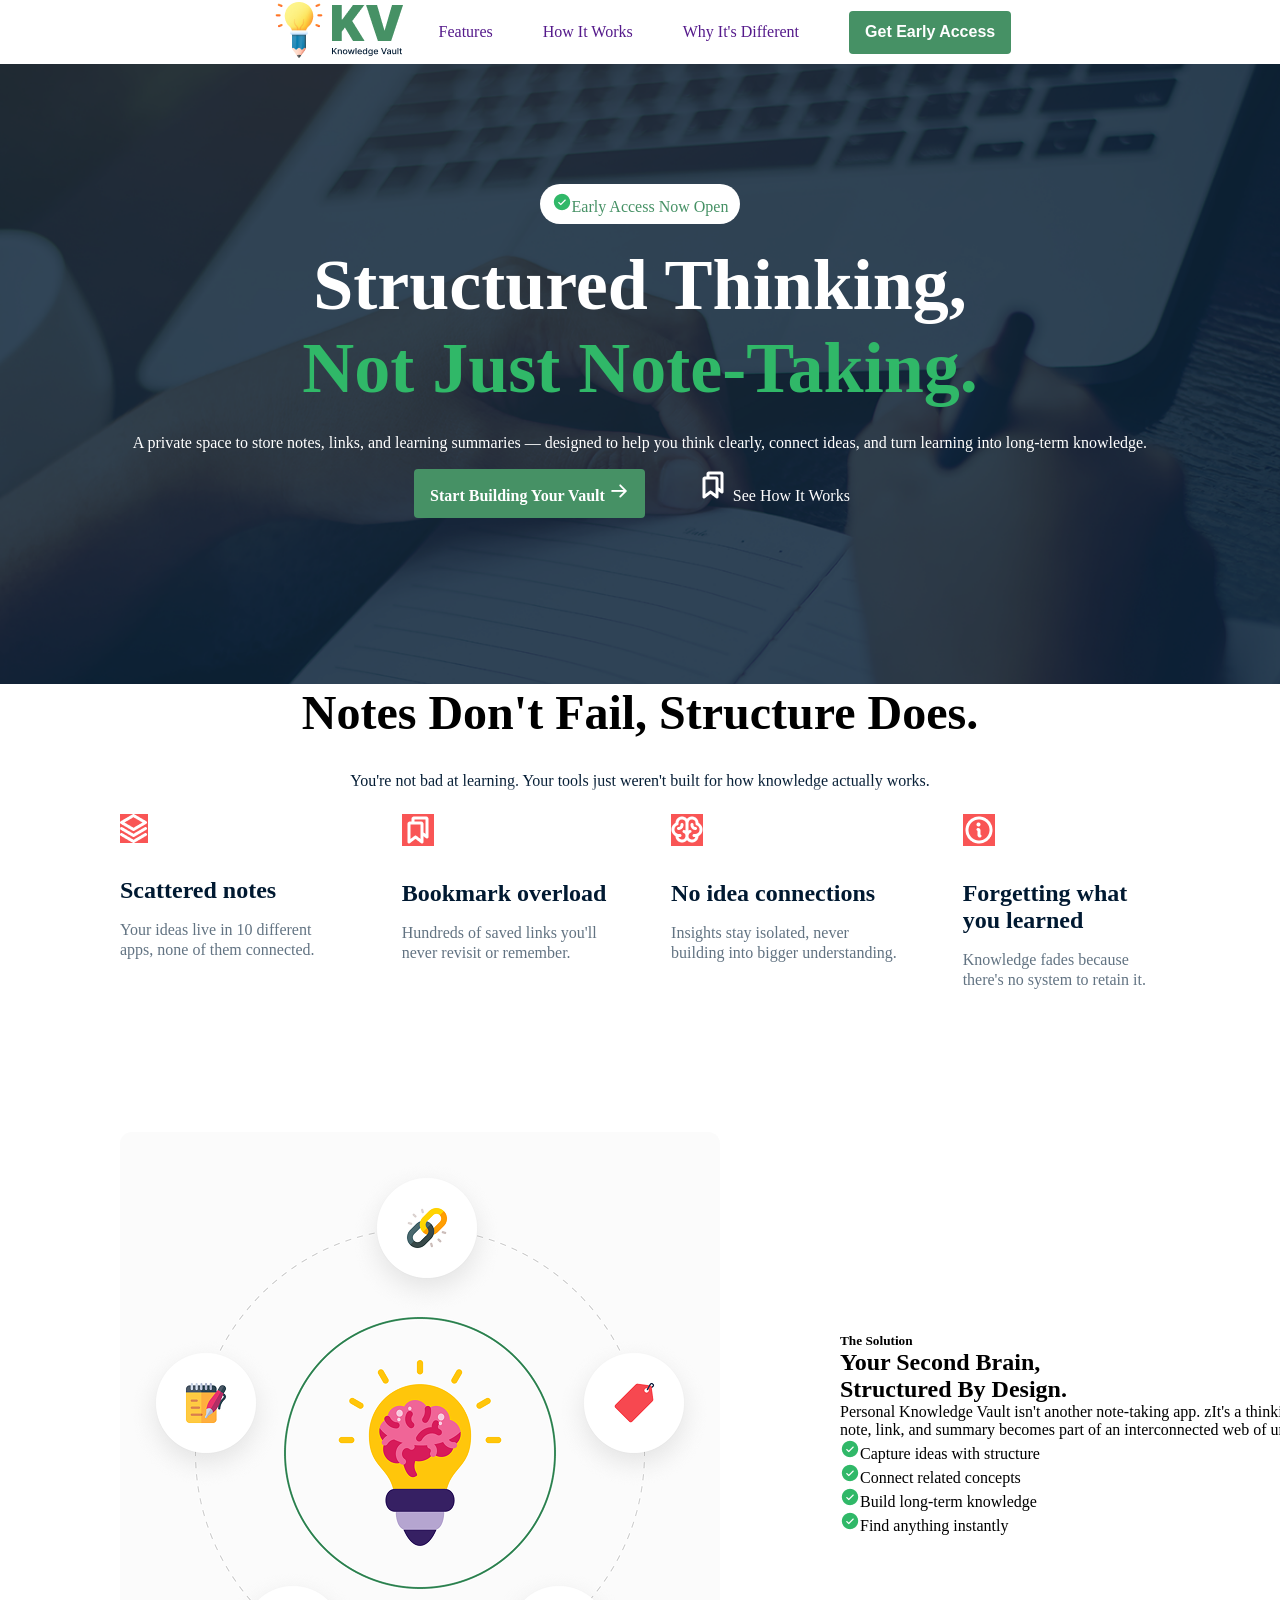
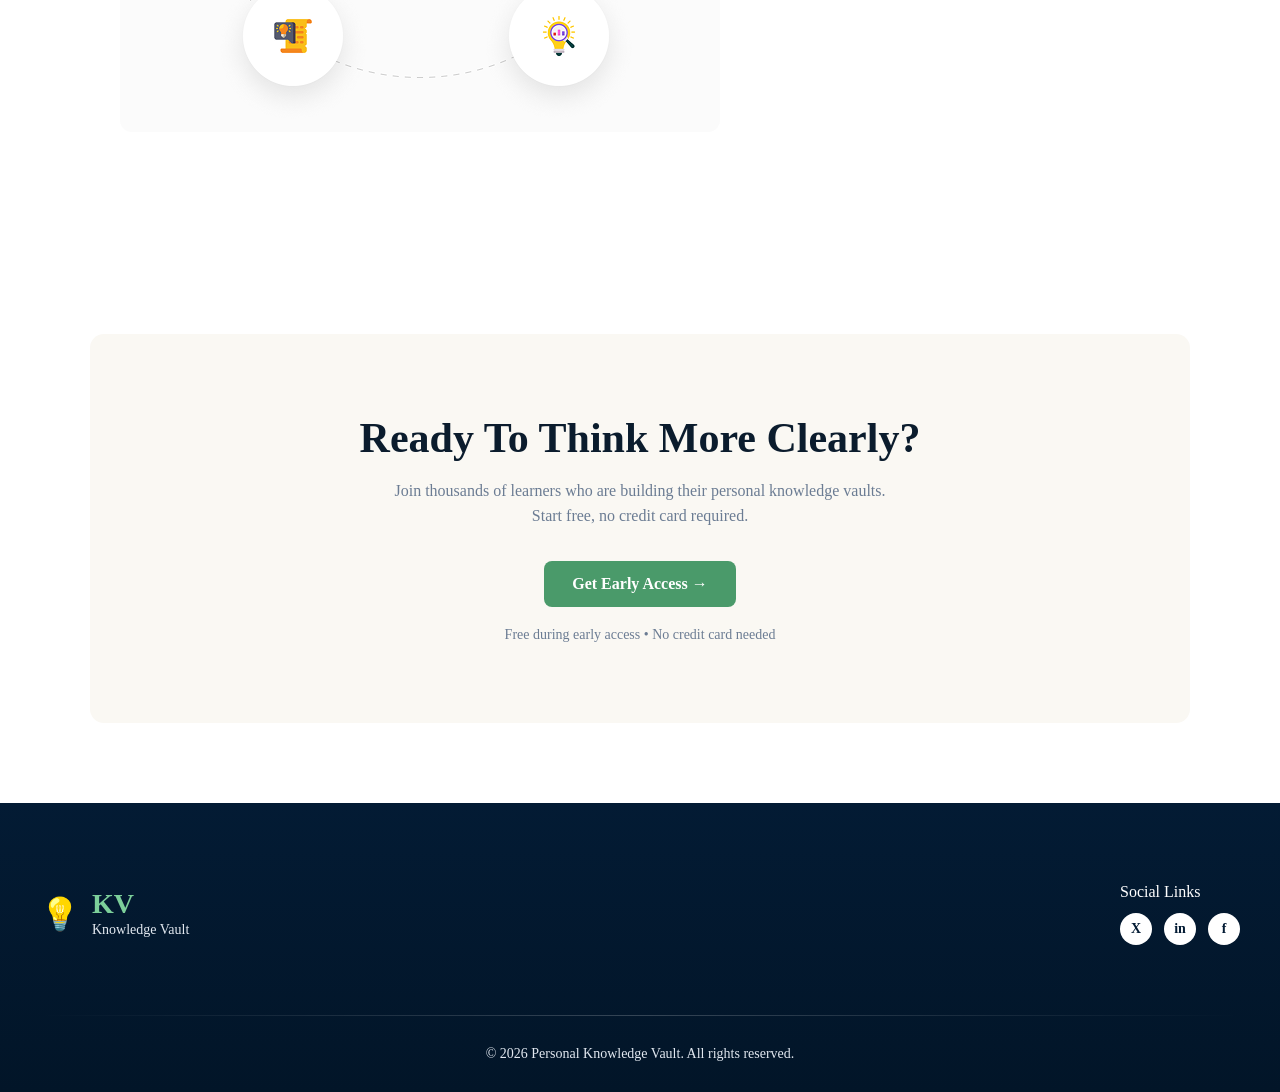
<file: index.html>
<!DOCTYPE html>
<html lang="en">
<head>
    <meta charset="UTF-8">
    <meta name="viewport" content="width=device-width, initial-scale=1.0">
    <title>Riadul Islam B13-A01-Knowledge-Vault</title>
    <link rel="preconnect" href="https://fonts.googleapis.com">
<link rel="preconnect" href="https://fonts.gstatic.com" crossorigin>
<link href="https://fonts.googleapis.com/css2?family=Inter:ital,opsz,wght@0,14..32,100..900;1,14..32,100..900&family=Open+Sans:ital,wght@0,300..800;1,300..800&display=swap" rel="stylesheet">
<link rel="stylesheet" href="styles/portfolio.css">
</head>
<body class=".font-inter">
    <header>
        <nav>
            <div class="logo"><img src="images/assets/logo-navbar.png" alt=""></div>
            <ul class="menu">
                <li><a href="">Features</a></li>
                <li><a href="">How It Works</a></li>
                <li><a href="">Why It's Different</a></li>
                <li><button class="btn">Get Early Access</button></li>
                
            </ul>
        </nav>
        <section class="banner">
            <div class="badge"> <img src="images/assets/CheckCircle.png" alt="">Early Access Now Open </div>
            <h1>Structured Thinking, <br><span>Not Just Note-Taking.</span></h1>
            <p>A private space to store notes, links, and learning summaries — designed to help you think clearly, connect ideas, and turn learning into long-term knowledge.</p>
            <div class="banner-contain">
                <a class="btn" href="">Start Building Your Vault <img src="./images/assets/ArrowRight.png" alt=""></a>
                <a class="btn-outline"><img src="images/assets/Bookmarks.png"alt=""> See How It Works</a>
            </div>
        </section>

        <section id="skills">
        <div class="skills-container">
            <div class="section-heading">
                <h2>Notes don't fail, Structure does.</h2>
                <p>You're not bad at learning. Your tools just weren't built for how knowledge actually works.</p>
            </div>

            <div class="skill-box">
                <div class="skill-card" >
                    <img src="images/assets/Vector.png" alt="">
                    <h3>Scattered notes</h3>
                    <p>Your ideas live in 10 different apps, none of them connected.</p>
                </div>
                <div class="skill-card" >
                    <img src="images/assets/Bookmarks.png" alt="">
                    <h3>Bookmark overload</h3>
                    <p>Hundreds of saved links you'll never revisit or remember.</p>
                </div>
                <div class="skill-card" >
                    <img src="images/assets/Brain.png" alt="">
                    <h3>No idea connections</h3>
                    <p>Insights stay isolated, never building into bigger understanding.</p>
                </div>
                <div class="skill-card" >
                    <img src="images/assets/Info.png" alt="">
                    <h3>Forgetting what you learned</h3>
                    <p>Knowledge fades because there's no system to retain it.</p>
                </div>
                
            </div>

            </div>
    </section>
<section class="solution">
        <div class="solution-text">
            <div><img src="./images/assets/knowledge.png" alt=""></div>
            <div class="text">
            <h5>The Solution</h5>
            <h2>Your Second Brain, <br>Structured By Design.</h2>
            <p>Personal Knowledge Vault isn't another note-taking app. zIt's a thinking environment where every note, link, and summary becomes part of an interconnected web of understanding.</p>
            <ul>
               <li><img src="./images/assets/CheckCircle.png" alt="">Capture ideas with structure</li>
               <li><img src="./images/assets/CheckCircle.png" alt="">Connect related concepts</li>
               <li><img src="./images/assets/CheckCircle.png" alt="">Build long-term knowledge</li>
               <li><img src="./images/assets/CheckCircle.png" alt="">Find anything instantly</li>
            </ul>
            </div>
        </div>
    </section>


<section class="cta-section">
  <h1>Ready To Think More Clearly?</h1>
  <p class="subtitle">
    Join thousands of learners who are building their personal knowledge vaults.<br>
    Start free, no credit card required.
  </p>

  <a href="#" class="cta-btn">
    Get Early Access →
  </a>

  <p class="note">
    Free during early access • No credit card needed
  </p>
</section>


<footer class="footer">
  <div class="footer-container">

    <div class="footer-top">
      <!-- Logo -->
      <div class="logo-area">
        <span class="logo-icon">💡</span>
        <div class="logo-text">
          <h3>KV</h3>
          <p>Knowledge Vault</p>
        </div>
      </div>

      <!-- Social Links -->
      <div class="social-area">
        <h4>Social Links</h4>
        <div class="social-icons">
          <a href="#">X</a>
          <a href="#">in</a>
          <a href="#">f</a>
        </div>
      </div>
    </div>

    <div class="divider"></div>

    <p class="copyright">
      © 2026 Personal Knowledge Vault. All rights reserved.
    </p>

  </div>
</footer>

</body>
</html>
</file>
<file: styles/portfolio.css>
*{
  margin: 0;
  padding: 0;
  box-sizing: border-box;
}
.font-inter{
  font-family: "Inter", sans-serif;
  font-optical-sizing: auto;
}
.header{
    background-color: rgba(255, 255, 255, 1);
    align-items: center;
    display: flex;
    justify-content: center;
    padding: 20px 80px;
}
nav{
  width: 58%;
  max-width: 932px;
  margin: 0 auto;
  display: flex;
  justify-content: space-between;
  align-items: center;
}
nav.logo img{
  width: 139px;
  height: 60px;
  padding-left: 120px;
}
nav .menu{
  display: flex;
  list-style-type: none;rgba(255, 255, 255, 1);
  gap: 50px;
  align-items: center;
  grid-area: 346px;
}
nav .menu a{
  font-size: 16px;
  color:var(--#000000, rgba(0, 0, 0, 1));
  text-decoration: none;
  font-weight: 500px;
  margin: 0 auto;
}
.btn{
  color:rgba(255, 255, 255, 1);
  background-color:rgba(70, 145, 101, 1) ;
  border: none;
  padding: 12.5px 16px;
  border-radius: 4px;
  font-size: 16px;
  font-weight: 600;
  display: inline-block;
  cursor: pointer;
}
.banner{
  background: url(../images/assets/hero-bg.png);
  background-size: cover;
  background-position: center;
  color: rgba(0, 25, 49, 0.8);
  text-align: center;
  padding: 120px 20px;
}
.banner .badge{
  display: inline-block;
  background: rgba(255, 255, 255, 1);
  color: rgba(70, 145, 101, 1);
  padding: 8px 12px;
  border-radius: 1000px;
  font-size: 16px;
  margin-bottom: 20px;

}
.banner h1{
  font-size: 72px;
  margin-bottom: 24px;
  color: rgba(255, 255, 255, 1);
  font-weight: 700;
  row-height:84px;
  align-items: center;
}
.banner h1 span{
  color: rgba(48, 184, 104, 1);
}
.banner p{
  max-width: 1360px;
  margin: 0 auto;
  color:rgba(255, 255, 255, 1);
}
.banner-contain a{
  margin: 16.5px 16px 46px;
  text-decoration: none;
}
.btn-outline{
  border: 1px 4px solid;
  padding: 12px 16px;
  border-radius: 8px;
  color: rgba(255, 255, 255, 1);
  margin: 16.5px 46px 16px;
}


.section-heading{
    max-width: 1360px;
    text-align: center;
    margin: 0 auto;
}

.section-heading h2{
    font-size: 48px;
    line-height: 58px;
    text-transform: capitalize;
    text-align: center;
    margin-bottom: 30px;
}


.section-heading p{
    font-size: 16px;
    display: flex;
    justify-content: center;
    gap: 16px;
    color: #001931;
}

#skills .skills-container{
    width: 85%;
    max-width: 1360px;
    margin: 0 auto;
}

#skills .skills-container .skill-box{
    display: flex;
    gap: 16px;
}

.skill-box .skill-card{
    padding: 24px;
    box-shadow: 0 0px 8px 0 rgba(255, 255, 255, 1);
    max-width: 322px;
}

.skill-card img{
    background: rgba(249, 85, 85, 1);
    max-width: 60px;
    margin-bottom: 30px;
  
}


.skill-card h3{
    font-size: 24px;
    color: rgba(0, 25, 49, 1);
    margin-bottom: 16px;
}

.skill-card p{
    font-size: 16px;
    color:rgba(98, 115, 130, 1) ;
    line-height: 20px;

}
.solution{
    border: #ffffff;
    padding: 120px 120px;
}
.solution-text{
      width: 1360px;
    height: 600px;
    display: flex;
    flex-direction: row;
    align-items: center;
    justify-content: flex-start;
    gap: 60px 120px;
    
}
.solution-text ul{
    list-style: none;

}


.cta-section {
  max-width: 1100px;
  margin: 80px auto;
  padding: 80px 20px;
  background: #faf8f3;
  border-radius: 14px;
  text-align: center;
}

.cta-section h1 {
  font-size: 42px;
  color: #0b1c2d;
  margin-bottom: 16px;
}

.cta-section .subtitle {
  font-size: 16px;
  color: #6b7c93;
  line-height: 1.6;
  margin-bottom: 32px;
}

.cta-btn {
  display: inline-block;
  background: #4a9a6a;
  color: #ffffff;
  text-decoration: none;
  padding: 14px 28px;
  font-size: 16px;
  border-radius: 8px;
  font-weight: 600;
  transition: background 0.3s ease;
}

.cta-btn:hover {
  background: #3e835b;
}

.cta-section .note {
  margin-top: 20px;
  font-size: 14px;
  color: #6b7c93;
}

 
.footer {
  background: linear-gradient(180deg, #031b34, #021528);
  padding: 80px 0 30px;
  color: #ffffff;
}

.footer-container {
  width: 1200px;
  margin: 0 auto;
}

/* Top Section */
.footer-top {
  display: flex;
  justify-content: space-between;
  align-items: center;
  padding-bottom: 40px;
}

/* Logo */
.logo-area {
  display: flex;
  align-items: center;
  gap: 12px;
}

.logo-icon {
  font-size: 32px;
}

.logo-text h3 {
  font-size: 28px;
  font-weight: 700;
  color: #7ccf9a;
  line-height: 1;
}

.logo-text p {
  font-size: 12px;
  color: #cbd5e1;
  margin-top: 4px;
}

/* Social */
.social-area h4 {
  font-size: 16px;
  margin-bottom: 12px;
  font-weight: 500;
}

.social-icons {
  display: flex;
  gap: 12px;
}

.social-icons a {
  width: 32px;
  height: 32px;
  border-radius: 50%;
  background: #ffffff;
  color: #031b34;
  display: flex;
  align-items: center;
  justify-content: center;
  font-weight: 600;
  font-size: 14px;
  text-decoration: none;
  transition: transform 0.2s ease;
}

.social-icons a:hover {
  transform: translateY(-2px);
}

/* Divider */
.divider {
  height: 1px;
  background: linear-gradient(
    to right,
    transparent,
    rgba(255, 255, 255, 0.2),
    transparent
  );
  margin: 30px 0;
}

/* Copyright */
copyright {
  text-align: center;
}

.footer p {
  text-align: center;
  font-size: 14px;
  color: #e2e8f0;
}
</file>
